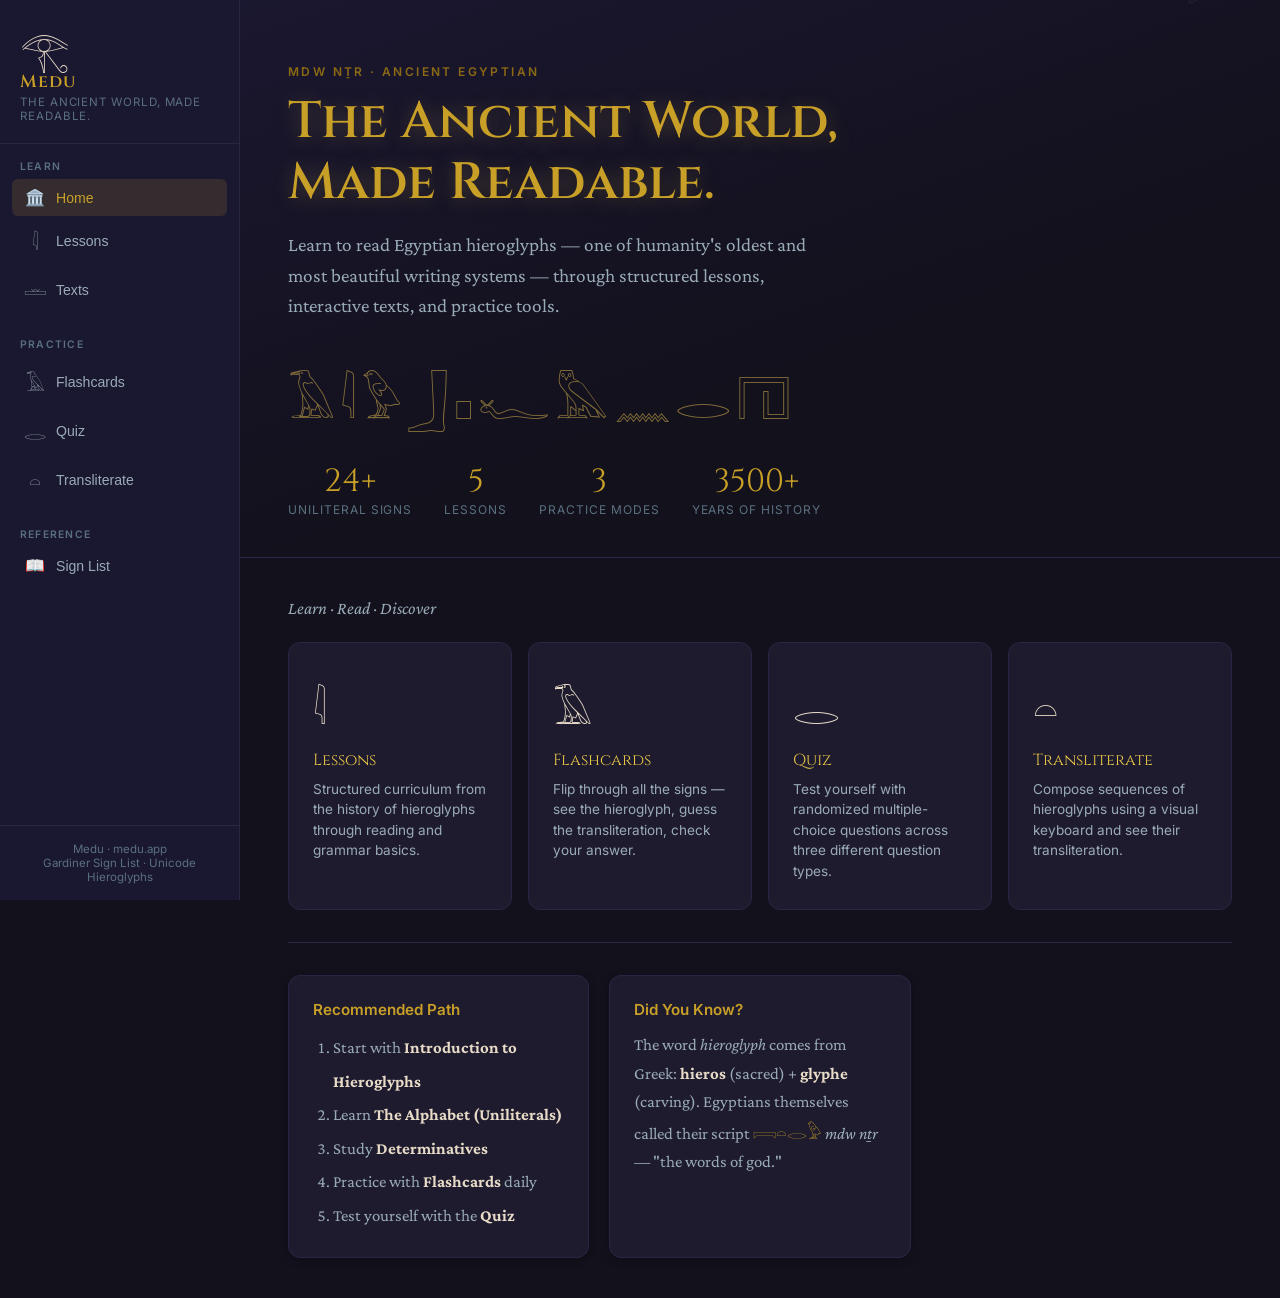
<file: index.html>
<!DOCTYPE html>
<html lang="en">
<head>
  <meta charset="UTF-8">
  <meta name="viewport" content="width=device-width, initial-scale=1.0">
  <title>Medu — The Ancient World, Made Readable</title>
  <link rel="preconnect" href="https://fonts.googleapis.com">
  <link rel="preconnect" href="https://fonts.gstatic.com" crossorigin>
  <link href="https://fonts.googleapis.com/css2?family=Cinzel:wght@400;600;700&family=Crimson+Pro:ital,wght@0,300;0,400;0,600;1,400&family=Inter:wght@300;400;500;600&family=Noto+Sans+Egyptian+Hieroglyphs&display=swap" rel="stylesheet">
  <link rel="stylesheet" href="css/styles.css">
</head>
<body>
<div class="app-wrapper">

  <!-- ── SIDEBAR ─────────────────────────────────────────────────────────── -->
  <aside class="sidebar">
    <div class="sidebar-logo">
      <span class="logo-glyph">𓂀</span>
      <h1>Medu</h1>
      <p>The ancient world, made readable.</p>
    </div>

    <nav class="nav-section">
      <div class="nav-label">Learn</div>
      <button class="nav-item" data-page="home">
        <span class="nav-emoji">🏛️</span>
        Home
      </button>
      <button class="nav-item" data-page="lessons">
        <span class="nav-icon">𓇋</span>
        Lessons
      </button>
      <button class="nav-item" data-page="texts">
        <span class="nav-icon">𓏛</span>
        Texts
      </button>
    </nav>

    <nav class="nav-section">
      <div class="nav-label">Practice</div>
      <button class="nav-item" data-page="flashcards">
        <span class="nav-icon">𓄿</span>
        Flashcards
      </button>
      <button class="nav-item" data-page="quiz">
        <span class="nav-icon">𓂋</span>
        Quiz
      </button>
      <button class="nav-item" data-page="translate">
        <span class="nav-icon">𓏏</span>
        Transliterate
      </button>
    </nav>

    <nav class="nav-section">
      <div class="nav-label">Reference</div>
      <button class="nav-item" data-page="reference">
        <span class="nav-emoji">📖</span>
        Sign List
      </button>
    </nav>

    <div class="sidebar-footer">
      Medu · medu.app<br>
      Gardiner Sign List · Unicode Hieroglyphs
    </div>
  </aside>

  <!-- ── MAIN CONTENT ────────────────────────────────────────────────────── -->
  <main class="main-content">

    <!-- HOME ─────────────────────────────────────────────────────────────── -->
    <div class="page" id="page-home">
      <div class="home-hero">
        <div class="hero-eyebrow">mdw nṯr · Ancient Egyptian</div>
        <h2 class="hero-title">The Ancient World,<br>Made Readable.</h2>
        <p class="hero-sub">
          Learn to read Egyptian hieroglyphs — one of humanity's oldest and most beautiful
          writing systems — through structured lessons, interactive texts, and practice tools.
        </p>
        <div class="hero-glyphs">𓄿𓇋𓅱𓃀𓊪𓆑𓅓𓈖𓂋𓉔</div>
        <div class="home-stats">
          <div class="stat-item"><div class="stat-num">24+</div><div class="stat-label">Uniliteral Signs</div></div>
          <div class="stat-item"><div class="stat-num">5</div><div class="stat-label">Lessons</div></div>
          <div class="stat-item"><div class="stat-num">3</div><div class="stat-label">Practice Modes</div></div>
          <div class="stat-item"><div class="stat-num">3500+</div><div class="stat-label">Years of History</div></div>
        </div>
      </div>

      <div class="home-features">
        <div class="features-heading">Learn · Read · Discover</div>
        <div class="feature-cards">
          <div class="feature-card" onclick="App.navigate('lessons')">
            <span class="feature-icon">𓇋</span>
            <div class="feature-title">Lessons</div>
            <p class="feature-desc">Structured curriculum from the history of hieroglyphs through reading and grammar basics.</p>
          </div>
          <div class="feature-card" onclick="App.navigate('flashcards')">
            <span class="feature-icon">𓄿</span>
            <div class="feature-title">Flashcards</div>
            <p class="feature-desc">Flip through all the signs — see the hieroglyph, guess the transliteration, check your answer.</p>
          </div>
          <div class="feature-card" onclick="App.navigate('quiz')">
            <span class="feature-icon">𓂋</span>
            <div class="feature-title">Quiz</div>
            <p class="feature-desc">Test yourself with randomized multiple-choice questions across three different question types.</p>
          </div>
          <div class="feature-card" onclick="App.navigate('translate')">
            <span class="feature-icon">𓏏</span>
            <div class="feature-title">Transliterate</div>
            <p class="feature-desc">Compose sequences of hieroglyphs using a visual keyboard and see their transliteration.</p>
          </div>
        </div>

        <hr class="divider">

        <div class="card-grid card-grid-2">
          <div class="card">
            <h4 style="color:var(--gold);margin-bottom:12px;font-size:0.95rem">Recommended Path</h4>
            <ol style="padding-left:20px;color:var(--text-muted);font-family:'Crimson Pro',serif;font-size:1.05rem;line-height:2">
              <li>Start with <strong style="color:var(--text-main)">Introduction to Hieroglyphs</strong></li>
              <li>Learn <strong style="color:var(--text-main)">The Alphabet (Uniliterals)</strong></li>
              <li>Study <strong style="color:var(--text-main)">Determinatives</strong></li>
              <li>Practice with <strong style="color:var(--text-main)">Flashcards</strong> daily</li>
              <li>Test yourself with the <strong style="color:var(--text-main)">Quiz</strong></li>
            </ol>
          </div>
          <div class="card">
            <h4 style="color:var(--gold);margin-bottom:12px;font-size:0.95rem">Did You Know?</h4>
            <p class="font-serif" style="color:var(--text-muted);font-size:1.05rem;line-height:1.7">
              The word <em>hieroglyph</em> comes from Greek: <strong style="color:var(--text-main)">hieros</strong> (sacred)
              + <strong style="color:var(--text-main)">glyphe</strong> (carving). Egyptians themselves called their
              script <span style="font-family:'Noto Sans Egyptian Hieroglyphs',serif;color:var(--gold)">𓇯𓏏𓂋𓅱</span>
              <em>mdw nṯr</em> — "the words of god."
            </p>
          </div>
        </div>
      </div>
    </div>

    <!-- LESSONS ──────────────────────────────────────────────────────────── -->
    <div class="page" id="page-lessons">
      <div class="page-header">
        <div class="breadcrumb">Learn</div>
        <h2>Lessons</h2>
        <p>Structured curriculum covering the history, signs, and grammar of ancient Egyptian hieroglyphs</p>
      </div>
      <div class="page-body">
        <div id="lessons-list-wrapper">
          <div id="lessons-list" class="lesson-list"></div>
        </div>
        <div id="lesson-detail" class="hidden"></div>
      </div>
    </div>

    <!-- FLASHCARDS ───────────────────────────────────────────────────────── -->
    <div class="page" id="page-flashcards">
      <div class="page-header">
        <div class="breadcrumb">Practice</div>
        <h2>Flashcards</h2>
        <p>Click a card to flip it and reveal the transliteration and description</p>
      </div>
      <div class="page-body">
        <!-- Filter controls -->
        <div class="flashcard-controls">
          <div class="filter-group">
            <button class="filter-btn active" data-filter="all"
                    onclick="FlashcardsModule.setFilter('all')">All Signs</button>
            <button class="filter-btn" data-filter="uniliteral"
                    onclick="FlashcardsModule.setFilter('uniliteral')">Uniliterals</button>
            <button class="filter-btn" data-filter="biliteral"
                    onclick="FlashcardsModule.setFilter('biliteral')">Biliterals</button>
            <button class="filter-btn" data-filter="determinative"
                    onclick="FlashcardsModule.setFilter('determinative')">Determinatives</button>
          </div>
          <button class="btn btn-secondary" style="margin-left:auto" onclick="FlashcardsModule.shuffle()">
            ⇄ Shuffle
          </button>
        </div>

        <!-- Card stage -->
        <div class="flashcard-stage">
          <div class="flashcard-counter" id="fc-counter">1 / 1</div>

          <div class="flip-card" id="fc-card" onclick="FlashcardsModule.flip()">
            <div class="flip-card-inner">
              <!-- Front -->
              <div class="flip-face flip-front">
                <div class="flip-front card-glyph glyph-display" id="fc-front-glyph">𓄿</div>
                <div class="flip-front card-hint">Click to reveal →</div>
              </div>
              <!-- Back -->
              <div class="flip-face flip-back">
                <div class="card-transliteration" id="fc-back-translit">ȝ</div>
                <div class="card-pronunciation"   id="fc-back-pronun"></div>
                <div class="card-name"             id="fc-back-name"></div>
                <div class="card-desc"             id="fc-back-desc"></div>
                <div class="card-mnemonic"         id="fc-back-mnemonic"></div>
              </div>
            </div>
          </div>

          <!-- Navigation -->
          <div class="flashcard-nav">
            <button class="btn btn-secondary" id="fc-prev" onclick="FlashcardsModule.prev()">← Prev</button>
            <div class="fc-progress">
              <div class="fc-progress-bar" id="fc-progress-bar" style="width:4%"></div>
            </div>
            <button class="btn btn-secondary" id="fc-next" onclick="FlashcardsModule.next()">Next →</button>
          </div>

          <p class="text-small text-muted">
            Tip: Use the filter above to focus on a specific sign category
          </p>
        </div>
      </div>
    </div>

    <!-- QUIZ ─────────────────────────────────────────────────────────────── -->
    <div class="page" id="page-quiz">
      <div class="page-header">
        <div class="breadcrumb">Practice</div>
        <h2>Quiz</h2>
        <p>Test your knowledge of hieroglyphic signs with randomized questions</p>
      </div>
      <div class="page-body">
        <div id="quiz-wrapper"></div>
      </div>
    </div>

    <!-- TRANSLITERATE ────────────────────────────────────────────────────── -->
    <div class="page" id="page-translate">
      <div class="page-header">
        <div class="breadcrumb">Practice</div>
        <h2>Transliteration Tool</h2>
        <p>Compose a sequence of hieroglyphs using the keyboard below and see its transliteration</p>
      </div>
      <div class="page-body">
        <div class="translate-layout">
          <!-- Left: display panels -->
          <div>
            <div class="translate-panel" style="margin-bottom:16px">
              <div class="translate-panel-header">Hieroglyphs</div>
              <div class="translate-display" id="tr-glyph-display">
                <span style="color:var(--text-dim);font-family:'Crimson Pro',serif;font-size:1.2rem;font-style:italic">
                  Select signs below…
                </span>
              </div>
              <div class="translate-actions">
                <button class="btn btn-secondary" style="font-size:0.78rem" onclick="TranslateModule.deleteLast()">⌫ Delete</button>
                <button class="btn btn-secondary" style="font-size:0.78rem" onclick="TranslateModule.clearAll()">Clear All</button>
              </div>
            </div>

            <div class="translate-panel">
              <div class="translate-panel-header">Transliteration</div>
              <div class="translate-transliteration" id="tr-translit-display"
                   style="color:var(--text-dim);font-size:1.4rem;font-style:italic">
              </div>
              <div class="translate-actions">
                <button id="tr-copy-btn" class="btn btn-secondary" style="font-size:0.78rem"
                        onclick="TranslateModule.copyTranslit()">
                  Copy Transliteration
                </button>
              </div>
            </div>

            <div id="tr-info-panel" style="margin-top:16px;background:var(--dark-card);border:1px solid var(--dark-border);border-radius:var(--radius)">
              <div style="text-align:center;color:var(--text-dim);padding:32px 16px;font-family:'Crimson Pro',serif;font-size:1.05rem;font-style:italic">
                Click hieroglyphs below to compose a sequence
              </div>
            </div>
          </div>

          <!-- Right: scrollable keyboard -->
          <div>
            <div class="translate-keyboard" id="tr-keyboard"></div>
          </div>
        </div>
      </div>
    </div>

    <!-- TEXTS ────────────────────────────────────────────────────────────── -->
    <div class="page" id="page-texts">
      <div class="page-header">
        <div class="breadcrumb">Learn</div>
        <h2>Ancient Texts</h2>
        <p>Read hieroglyphic literature word by word — hover for transliteration, click for full grammar</p>
      </div>
      <div class="page-body">
        <div id="reader-list-wrapper">
          <div id="reader-text-list"></div>
        </div>
        <div id="reader-view" class="hidden"></div>
      </div>
    </div>

    <!-- SIGN LIST REFERENCE ──────────────────────────────────────────────── -->
    <div class="page" id="page-reference">
      <div class="page-header">
        <div class="breadcrumb">Reference</div>
        <h2>Sign List</h2>
        <p>Complete reference of all hieroglyphic signs in this curriculum</p>
      </div>
      <div class="page-body" id="reference-body">
        <!-- Rendered by inline script below -->
      </div>
    </div>

  </main>
</div>

<!-- ── SCRIPTS ──────────────────────────────────────────────────────────────── -->
<script src="js/data.js"></script>
<script src="js/gardiner-unicode.js"></script>
<script src="js/hieroglyph-render.js"></script>
<script src="js/texts.js"></script>
<script src="js/lessons.js"></script>
<script src="js/flashcards.js"></script>
<script src="js/quiz.js"></script>
<script src="js/translate.js"></script>
<script src="js/reader.js"></script>
<script src="js/app.js"></script>

<!-- Render the reference sign list inline -->
<script>
(function renderReference() {
  document.addEventListener('DOMContentLoaded', function() {
    const body = document.getElementById('reference-body');
    if (!body) return;

    function section(title, signs, extraCols) {
      return `
        <h3 style="font-family:'Cinzel',serif;color:var(--gold);font-size:1.1rem;margin-bottom:16px">${title}</h3>
        <div style="overflow-x:auto;margin-bottom:40px">
          <table style="width:100%;border-collapse:collapse;font-size:0.88rem">
            <thead>
              <tr style="border-bottom:2px solid var(--dark-border);text-align:left">
                <th style="padding:8px 16px 8px 0;color:var(--text-dim);font-weight:600;white-space:nowrap">Gardiner</th>
                <th style="padding:8px 16px;color:var(--text-dim);font-weight:600">Sign</th>
                <th style="padding:8px 16px;color:var(--text-dim);font-weight:600">Transliteration</th>
                <th style="padding:8px 16px;color:var(--text-dim);font-weight:600">Name</th>
                <th style="padding:8px 16px;color:var(--text-dim);font-weight:600">Pronunciation</th>
                ${extraCols ? `<th style="padding:8px 16px;color:var(--text-dim);font-weight:600">Notes</th>` : ''}
              </tr>
            </thead>
            <tbody>
              ${signs.map((s, i) => `
                <tr style="border-bottom:1px solid var(--dark-border);${i % 2 === 0 ? '' : 'background:rgba(255,255,255,0.01)'}">
                  <td style="padding:10px 16px 10px 0;color:var(--text-dim);font-family:monospace;white-space:nowrap">${s.gardiner}</td>
                  <td style="padding:10px 16px;font-family:'Noto Sans Egyptian Hieroglyphs',serif;font-size:2rem;color:var(--gold-light)">${s.unicode}</td>
                  <td style="padding:10px 16px;font-family:'Cinzel',serif;font-size:1.1rem;color:var(--gold)">${s.transliteration}</td>
                  <td style="padding:10px 16px;color:var(--text-main)">${s.name}</td>
                  <td style="padding:10px 16px;color:var(--text-muted);font-style:italic;font-family:'Crimson Pro',serif">${s.pronunciation}</td>
                  ${extraCols ? `<td style="padding:10px 16px;color:var(--text-dim);font-family:'Crimson Pro',serif;font-size:0.92rem">${s.description.substring(0,80)}…</td>` : ''}
                </tr>
              `).join('')}
            </tbody>
          </table>
        </div>`;
    }

    body.innerHTML =
      section('Uniliteral Signs — The Hieroglyphic Alphabet', HIEROGLYPHS.uniliterals, true) +
      section('Common Biliteral Signs', HIEROGLYPHS.biliterals, true) +
      section('Determinatives (Silent Classifiers)', HIEROGLYPHS.determinatives, true) +
      `<hr class="divider">
       <h3 style="font-family:'Cinzel',serif;color:var(--gold);font-size:1.1rem;margin-bottom:16px">Vocabulary</h3>
       <div class="card-grid card-grid-2">
         ${HIEROGLYPHS.vocabulary.map(w => `
           <div class="card">
             <div style="font-family:'Noto Sans Egyptian Hieroglyphs',serif;font-size:2.5rem;color:var(--gold-light);margin-bottom:8px">${w.hieroglyphs}</div>
             <div style="font-family:'Cinzel',serif;color:var(--gold);font-size:1rem;margin-bottom:4px">${w.transliteration}</div>
             <div style="font-weight:600;color:var(--text-main);margin-bottom:8px">${w.english}</div>
             <div style="font-size:0.82rem;color:var(--text-dim);font-family:'Crimson Pro',serif;line-height:1.5">${w.notes}</div>
             <div style="margin-top:8px"><span class="badge badge-lapis">${w.category}</span></div>
           </div>
         `).join('')}
       </div>`;
  });
})();
</script>

</body>
</html>
</file>
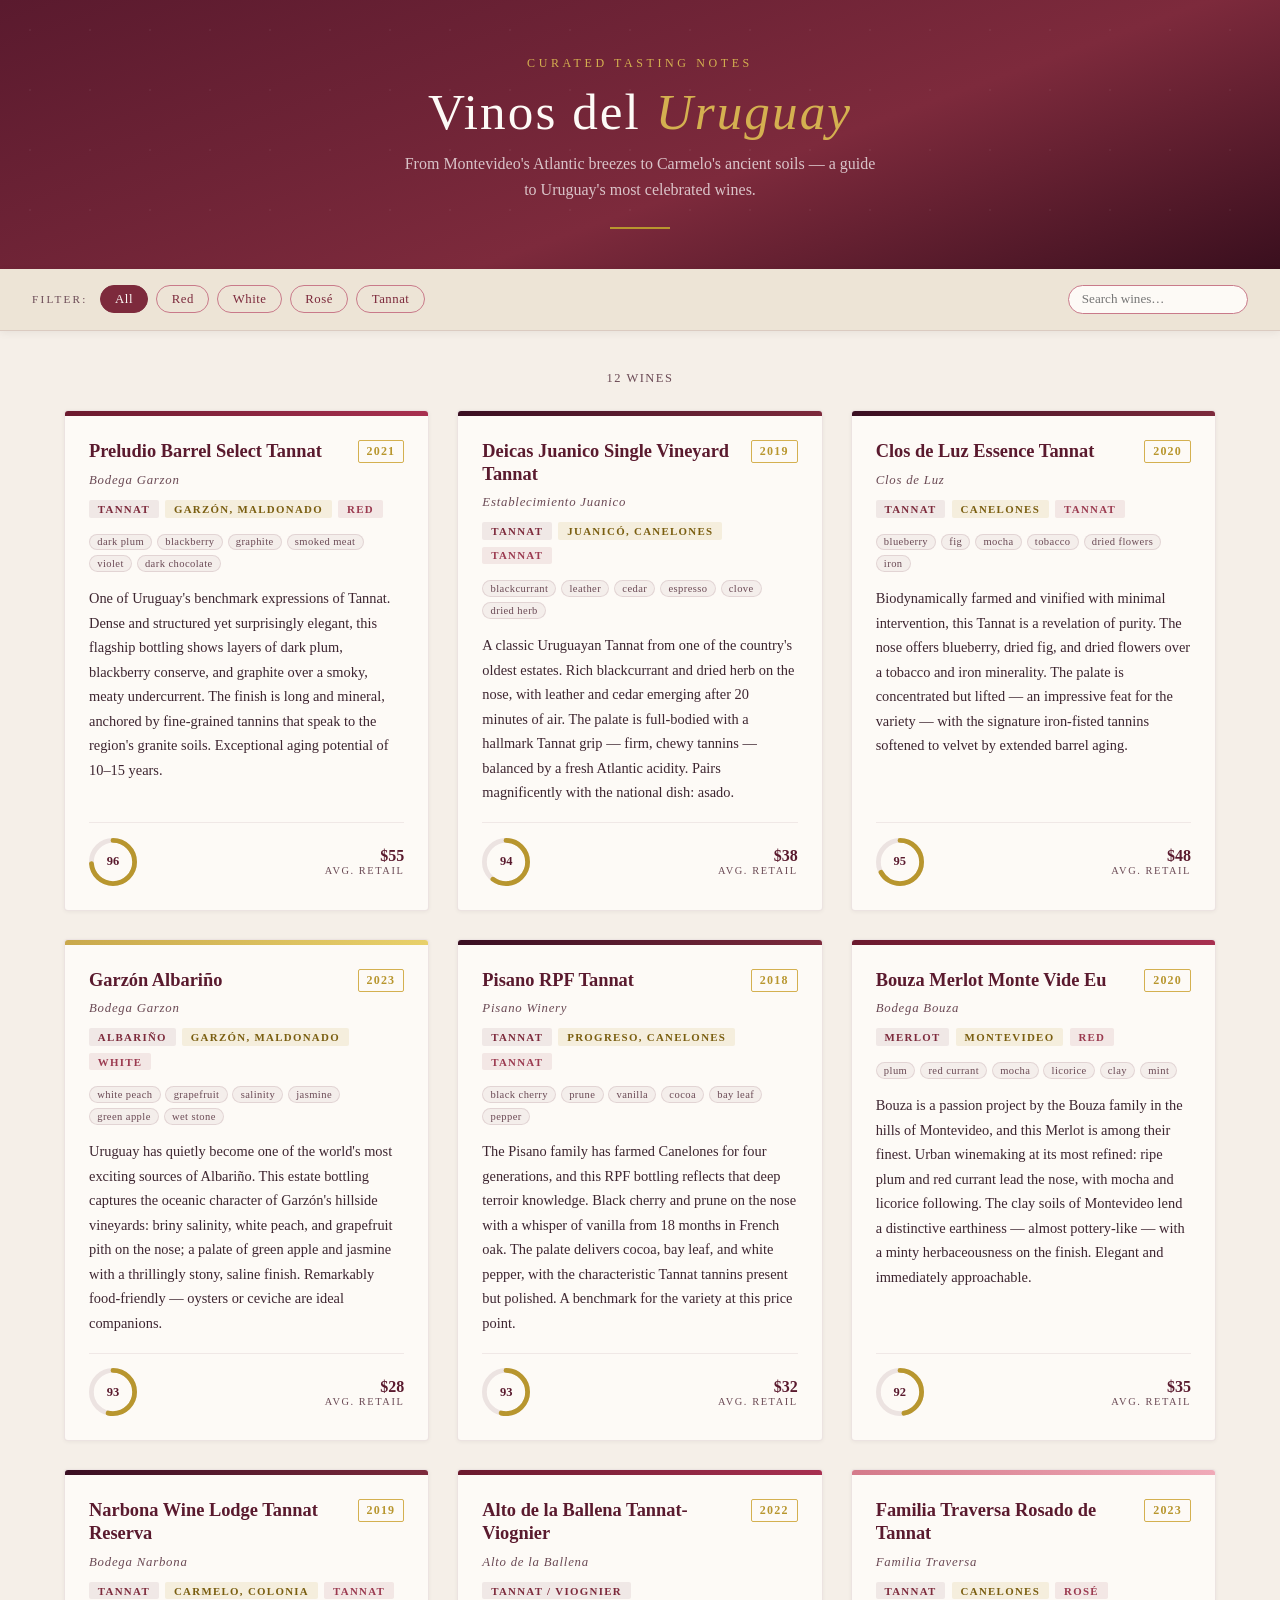
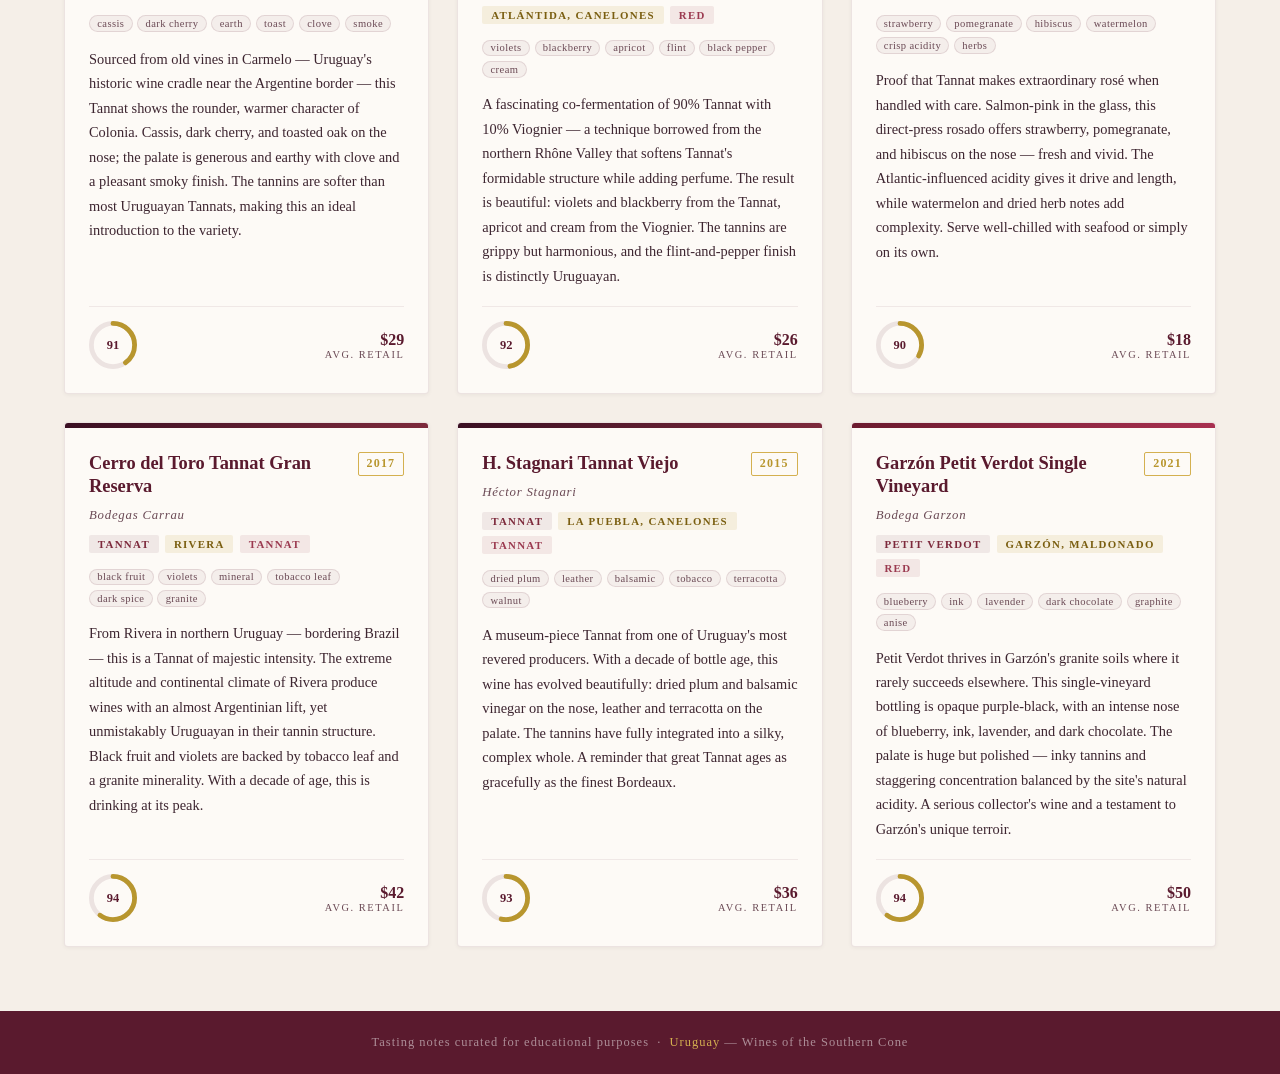
<file: uruguay-wines.html>
<!DOCTYPE html>
<html lang="en">
<head>
  <meta charset="UTF-8" />
  <meta name="viewport" content="width=device-width, initial-scale=1.0" />
  <title>Vinos del Uruguay — Notable Uruguayan Wines</title>
  <style>
    :root {
      --burgundy: #5a1a2e;
      --deep-red: #7d2a3c;
      --wine: #9b3a50;
      --blush: #c97a8a;
      --cream: #f5efe8;
      --parchment: #ede4d6;
      --gold: #b8962e;
      --gold-light: #d4b050;
      --text: #2a1a20;
      --text-muted: #6b4a55;
      --white: #fdfaf6;
    }

    * {
      margin: 0;
      padding: 0;
      box-sizing: border-box;
    }

    body {
      font-family: 'Georgia', 'Times New Roman', serif;
      background-color: var(--cream);
      color: var(--text);
      min-height: 100vh;
    }

    /* ── Header ── */
    header {
      background: linear-gradient(160deg, var(--burgundy) 0%, var(--deep-red) 60%, #3a0f1e 100%);
      color: var(--white);
      text-align: center;
      padding: 3.5rem 2rem 2.5rem;
      position: relative;
      overflow: hidden;
    }

    header::before {
      content: '';
      position: absolute;
      inset: 0;
      background: url("data:image/svg+xml,%3Csvg xmlns='http://www.w3.org/2000/svg' width='60' height='60'%3E%3Ccircle cx='30' cy='30' r='1' fill='rgba(255,255,255,0.06)'/%3E%3C/svg%3E") repeat;
      pointer-events: none;
    }

    header .eyebrow {
      font-size: 0.75rem;
      letter-spacing: 0.3em;
      text-transform: uppercase;
      color: var(--gold-light);
      margin-bottom: 0.75rem;
    }

    header h1 {
      font-size: clamp(2rem, 5vw, 3.2rem);
      font-weight: 400;
      letter-spacing: 0.04em;
      line-height: 1.15;
      margin-bottom: 0.6rem;
    }

    header h1 em {
      font-style: italic;
      color: var(--gold-light);
    }

    header p.subtitle {
      font-size: 1rem;
      color: rgba(255,255,255,0.72);
      max-width: 480px;
      margin: 0 auto 1.5rem;
      line-height: 1.6;
    }

    .header-rule {
      width: 60px;
      height: 2px;
      background: var(--gold);
      margin: 0 auto;
    }

    /* ── Filter bar ── */
    .filter-bar {
      background: var(--parchment);
      border-bottom: 1px solid rgba(90,26,46,0.12);
      padding: 1rem 2rem;
      display: flex;
      flex-wrap: wrap;
      gap: 0.5rem;
      justify-content: center;
      align-items: center;
      position: sticky;
      top: 0;
      z-index: 100;
      box-shadow: 0 2px 8px rgba(0,0,0,0.06);
    }

    .filter-label {
      font-size: 0.7rem;
      letter-spacing: 0.2em;
      text-transform: uppercase;
      color: var(--text-muted);
      margin-right: 0.25rem;
    }

    .filter-btn {
      border: 1.5px solid var(--blush);
      background: transparent;
      color: var(--deep-red);
      font-family: inherit;
      font-size: 0.8rem;
      padding: 0.35rem 0.9rem;
      border-radius: 2rem;
      cursor: pointer;
      transition: all 0.2s;
      letter-spacing: 0.04em;
    }

    .filter-btn:hover,
    .filter-btn.active {
      background: var(--deep-red);
      border-color: var(--deep-red);
      color: var(--white);
    }

    /* ── Search ── */
    .search-wrap {
      display: flex;
      align-items: center;
      gap: 0.4rem;
      margin-left: auto;
    }

    #search {
      border: 1.5px solid var(--blush);
      background: var(--white);
      color: var(--text);
      font-family: inherit;
      font-size: 0.82rem;
      padding: 0.35rem 0.8rem;
      border-radius: 2rem;
      width: 180px;
      outline: none;
      transition: border-color 0.2s;
    }

    #search:focus {
      border-color: var(--deep-red);
    }

    /* ── Main grid ── */
    main {
      max-width: 1200px;
      margin: 0 auto;
      padding: 2.5rem 1.5rem 4rem;
    }

    .results-count {
      font-size: 0.78rem;
      letter-spacing: 0.12em;
      text-transform: uppercase;
      color: var(--text-muted);
      margin-bottom: 1.5rem;
      text-align: center;
    }

    .wine-grid {
      display: grid;
      grid-template-columns: repeat(auto-fill, minmax(320px, 1fr));
      gap: 1.75rem;
    }

    /* ── Wine card ── */
    .wine-card {
      background: var(--white);
      border: 1px solid rgba(90,26,46,0.1);
      border-radius: 4px;
      overflow: hidden;
      display: flex;
      flex-direction: column;
      transition: transform 0.2s, box-shadow 0.2s;
      box-shadow: 0 1px 4px rgba(0,0,0,0.05);
    }

    .wine-card:hover {
      transform: translateY(-3px);
      box-shadow: 0 8px 24px rgba(90,26,46,0.12);
    }

    .card-color-bar {
      height: 5px;
    }

    .wine-card.red    .card-color-bar { background: linear-gradient(90deg, #6b1a2e, #a83050); }
    .wine-card.white  .card-color-bar { background: linear-gradient(90deg, #c9a84c, #e8d06a); }
    .wine-card.rosé   .card-color-bar { background: linear-gradient(90deg, #d47a8a, #f0aab8); }
    .wine-card.tannat .card-color-bar { background: linear-gradient(90deg, #3a0f22, #7d2a3c); }

    .card-body {
      padding: 1.5rem;
      flex: 1;
      display: flex;
      flex-direction: column;
    }

    .card-header {
      display: flex;
      justify-content: space-between;
      align-items: flex-start;
      margin-bottom: 0.6rem;
    }

    .wine-name {
      font-size: 1.15rem;
      font-weight: 700;
      color: var(--burgundy);
      line-height: 1.25;
      flex: 1;
    }

    .wine-vintage {
      font-size: 0.75rem;
      letter-spacing: 0.1em;
      color: var(--gold);
      font-weight: 700;
      margin-left: 0.75rem;
      padding: 0.2rem 0.5rem;
      border: 1px solid var(--gold-light);
      border-radius: 2px;
      white-space: nowrap;
      flex-shrink: 0;
    }

    .wine-producer {
      font-size: 0.8rem;
      color: var(--text-muted);
      letter-spacing: 0.06em;
      margin-bottom: 0.75rem;
      font-style: italic;
    }

    .wine-meta {
      display: flex;
      flex-wrap: wrap;
      gap: 0.4rem;
      margin-bottom: 1rem;
    }

    .tag {
      font-size: 0.68rem;
      letter-spacing: 0.12em;
      text-transform: uppercase;
      padding: 0.18rem 0.55rem;
      border-radius: 2px;
      font-weight: 600;
    }

    .tag-variety { background: rgba(90,26,46,0.08); color: var(--deep-red); }
    .tag-region  { background: rgba(184,150,46,0.12); color: #7a5e10; }
    .tag-type    { background: rgba(155,58,80,0.1); color: var(--wine); }

    .wine-notes {
      font-size: 0.9rem;
      line-height: 1.7;
      color: #3d2530;
      flex: 1;
      margin-bottom: 1.1rem;
    }

    /* ── Score ring ── */
    .card-footer {
      display: flex;
      align-items: center;
      justify-content: space-between;
      padding-top: 0.9rem;
      border-top: 1px solid rgba(90,26,46,0.08);
    }

    .score-ring {
      width: 48px;
      height: 48px;
      position: relative;
    }

    .score-ring svg {
      transform: rotate(-90deg);
    }

    .score-ring .ring-bg {
      fill: none;
      stroke: rgba(90,26,46,0.1);
      stroke-width: 4;
    }

    .score-ring .ring-fill {
      fill: none;
      stroke: var(--gold);
      stroke-width: 4;
      stroke-linecap: round;
      transition: stroke-dashoffset 1s ease;
    }

    .score-number {
      position: absolute;
      inset: 0;
      display: flex;
      align-items: center;
      justify-content: center;
      font-size: 0.78rem;
      font-weight: 700;
      color: var(--burgundy);
    }

    .price-pair {
      text-align: right;
    }

    .price {
      font-size: 1rem;
      font-weight: 700;
      color: var(--burgundy);
    }

    .price-label {
      font-size: 0.65rem;
      letter-spacing: 0.15em;
      text-transform: uppercase;
      color: var(--text-muted);
    }

    /* ── Flavor wheel chips ── */
    .flavor-chips {
      display: flex;
      flex-wrap: wrap;
      gap: 0.3rem;
      margin-bottom: 0.9rem;
    }

    .flavor-chip {
      font-size: 0.66rem;
      background: rgba(90,26,46,0.05);
      border: 1px solid rgba(90,26,46,0.12);
      color: var(--text-muted);
      padding: 0.12rem 0.45rem;
      border-radius: 1rem;
      letter-spacing: 0.04em;
    }

    /* ── No results ── */
    .no-results {
      text-align: center;
      padding: 4rem 2rem;
      color: var(--text-muted);
      font-style: italic;
    }

    /* ── Footer ── */
    footer {
      background: var(--burgundy);
      color: rgba(255,255,255,0.5);
      text-align: center;
      padding: 1.5rem 2rem;
      font-size: 0.78rem;
      letter-spacing: 0.08em;
    }

    footer span {
      color: var(--gold-light);
    }

    /* ── Responsive ── */
    @media (max-width: 600px) {
      .filter-bar { gap: 0.35rem; }
      .search-wrap { margin-left: 0; width: 100%; }
      #search { width: 100%; }
      .wine-grid { grid-template-columns: 1fr; }
    }
  </style>
</head>
<body>

<header>
  <p class="eyebrow">Curated Tasting Notes</p>
  <h1>Vinos del <em>Uruguay</em></h1>
  <p class="subtitle">From Montevideo's Atlantic breezes to Carmelo's ancient soils — a guide to Uruguay's most celebrated wines.</p>
  <div class="header-rule"></div>
</header>

<div class="filter-bar">
  <span class="filter-label">Filter:</span>
  <button class="filter-btn active" data-filter="all">All</button>
  <button class="filter-btn" data-filter="red">Red</button>
  <button class="filter-btn" data-filter="white">White</button>
  <button class="filter-btn" data-filter="rosé">Rosé</button>
  <button class="filter-btn" data-filter="tannat">Tannat</button>
  <div class="search-wrap">
    <input type="search" id="search" placeholder="Search wines…" />
  </div>
</div>

<main>
  <p class="results-count" id="results-count"></p>
  <div class="wine-grid" id="wine-grid"></div>
  <p class="no-results" id="no-results" style="display:none;">No wines match your search.</p>
</main>

<footer>
  Tasting notes curated for educational purposes &nbsp;·&nbsp; <span>Uruguay</span> — Wines of the Southern Cone
</footer>

<script>
const wines = [
  {
    name: "Preludio Barrel Select Tannat",
    producer: "Bodega Garzon",
    vintage: 2021,
    variety: "Tannat",
    region: "Garzón, Maldonado",
    type: "red",
    score: 96,
    price: "$55",
    flavors: ["dark plum", "blackberry", "graphite", "smoked meat", "violet", "dark chocolate"],
    notes: "One of Uruguay's benchmark expressions of Tannat. Dense and structured yet surprisingly elegant, this flagship bottling shows layers of dark plum, blackberry conserve, and graphite over a smoky, meaty undercurrent. The finish is long and mineral, anchored by fine-grained tannins that speak to the region's granite soils. Exceptional aging potential of 10–15 years."
  },
  {
    name: "Deicas Juanico Single Vineyard Tannat",
    producer: "Establecimiento Juanico",
    vintage: 2019,
    variety: "Tannat",
    region: "Juanicó, Canelones",
    type: "tannat",
    score: 94,
    price: "$38",
    flavors: ["blackcurrant", "leather", "cedar", "espresso", "clove", "dried herb"],
    notes: "A classic Uruguayan Tannat from one of the country's oldest estates. Rich blackcurrant and dried herb on the nose, with leather and cedar emerging after 20 minutes of air. The palate is full-bodied with a hallmark Tannat grip — firm, chewy tannins — balanced by a fresh Atlantic acidity. Pairs magnificently with the national dish: asado."
  },
  {
    name: "Clos de Luz Essence Tannat",
    producer: "Clos de Luz",
    vintage: 2020,
    variety: "Tannat",
    region: "Canelones",
    type: "tannat",
    score: 95,
    price: "$48",
    flavors: ["blueberry", "fig", "mocha", "tobacco", "dried flowers", "iron"],
    notes: "Biodynamically farmed and vinified with minimal intervention, this Tannat is a revelation of purity. The nose offers blueberry, dried fig, and dried flowers over a tobacco and iron minerality. The palate is concentrated but lifted — an impressive feat for the variety — with the signature iron-fisted tannins softened to velvet by extended barrel aging."
  },
  {
    name: "Garzón Albariño",
    producer: "Bodega Garzon",
    vintage: 2023,
    variety: "Albariño",
    region: "Garzón, Maldonado",
    type: "white",
    score: 93,
    price: "$28",
    flavors: ["white peach", "grapefruit", "salinity", "jasmine", "green apple", "wet stone"],
    notes: "Uruguay has quietly become one of the world's most exciting sources of Albariño. This estate bottling captures the oceanic character of Garzón's hillside vineyards: briny salinity, white peach, and grapefruit pith on the nose; a palate of green apple and jasmine with a thrillingly stony, saline finish. Remarkably food-friendly — oysters or ceviche are ideal companions."
  },
  {
    name: "Pisano RPF Tannat",
    producer: "Pisano Winery",
    vintage: 2018,
    variety: "Tannat",
    region: "Progreso, Canelones",
    type: "tannat",
    score: 93,
    price: "$32",
    flavors: ["black cherry", "prune", "vanilla", "cocoa", "bay leaf", "pepper"],
    notes: "The Pisano family has farmed Canelones for four generations, and this RPF bottling reflects that deep terroir knowledge. Black cherry and prune on the nose with a whisper of vanilla from 18 months in French oak. The palate delivers cocoa, bay leaf, and white pepper, with the characteristic Tannat tannins present but polished. A benchmark for the variety at this price point."
  },
  {
    name: "Bouza Merlot Monte Vide Eu",
    producer: "Bodega Bouza",
    vintage: 2020,
    variety: "Merlot",
    region: "Montevideo",
    type: "red",
    score: 92,
    price: "$35",
    flavors: ["plum", "red currant", "mocha", "licorice", "clay", "mint"],
    notes: "Bouza is a passion project by the Bouza family in the hills of Montevideo, and this Merlot is among their finest. Urban winemaking at its most refined: ripe plum and red currant lead the nose, with mocha and licorice following. The clay soils of Montevideo lend a distinctive earthiness — almost pottery-like — with a minty herbaceousness on the finish. Elegant and immediately approachable."
  },
  {
    name: "Narbona Wine Lodge Tannat Reserva",
    producer: "Bodega Narbona",
    vintage: 2019,
    variety: "Tannat",
    region: "Carmelo, Colonia",
    type: "tannat",
    score: 91,
    price: "$29",
    flavors: ["cassis", "dark cherry", "earth", "toast", "clove", "smoke"],
    notes: "Sourced from old vines in Carmelo — Uruguay's historic wine cradle near the Argentine border — this Tannat shows the rounder, warmer character of Colonia. Cassis, dark cherry, and toasted oak on the nose; the palate is generous and earthy with clove and a pleasant smoky finish. The tannins are softer than most Uruguayan Tannats, making this an ideal introduction to the variety."
  },
  {
    name: "Alto de la Ballena Tannat-Viognier",
    producer: "Alto de la Ballena",
    vintage: 2022,
    variety: "Tannat / Viognier",
    region: "Atlántida, Canelones",
    type: "red",
    score: 92,
    price: "$26",
    flavors: ["violets", "blackberry", "apricot", "flint", "black pepper", "cream"],
    notes: "A fascinating co-fermentation of 90% Tannat with 10% Viognier — a technique borrowed from the northern Rhône Valley that softens Tannat's formidable structure while adding perfume. The result is beautiful: violets and blackberry from the Tannat, apricot and cream from the Viognier. The tannins are grippy but harmonious, and the flint-and-pepper finish is distinctly Uruguayan."
  },
  {
    name: "Familia Traversa Rosado de Tannat",
    producer: "Familia Traversa",
    vintage: 2023,
    variety: "Tannat",
    region: "Canelones",
    type: "rosé",
    score: 90,
    price: "$18",
    flavors: ["strawberry", "pomegranate", "hibiscus", "watermelon", "crisp acidity", "herbs"],
    notes: "Proof that Tannat makes extraordinary rosé when handled with care. Salmon-pink in the glass, this direct-press rosado offers strawberry, pomegranate, and hibiscus on the nose — fresh and vivid. The Atlantic-influenced acidity gives it drive and length, while watermelon and dried herb notes add complexity. Serve well-chilled with seafood or simply on its own."
  },
  {
    name: "Cerro del Toro Tannat Gran Reserva",
    producer: "Bodegas Carrau",
    vintage: 2017,
    variety: "Tannat",
    region: "Rivera",
    type: "tannat",
    score: 94,
    price: "$42",
    flavors: ["black fruit", "violets", "mineral", "tobacco leaf", "dark spice", "granite"],
    notes: "From Rivera in northern Uruguay — bordering Brazil — this is a Tannat of majestic intensity. The extreme altitude and continental climate of Rivera produce wines with an almost Argentinian lift, yet unmistakably Uruguayan in their tannin structure. Black fruit and violets are backed by tobacco leaf and a granite minerality. With a decade of age, this is drinking at its peak."
  },
  {
    name: "H. Stagnari Tannat Viejo",
    producer: "Héctor Stagnari",
    vintage: 2015,
    variety: "Tannat",
    region: "La Puebla, Canelones",
    type: "tannat",
    score: 93,
    price: "$36",
    flavors: ["dried plum", "leather", "balsamic", "tobacco", "terracotta", "walnut"],
    notes: "A museum-piece Tannat from one of Uruguay's most revered producers. With a decade of bottle age, this wine has evolved beautifully: dried plum and balsamic vinegar on the nose, leather and terracotta on the palate. The tannins have fully integrated into a silky, complex whole. A reminder that great Tannat ages as gracefully as the finest Bordeaux."
  },
  {
    name: "Garzón Petit Verdot Single Vineyard",
    producer: "Bodega Garzon",
    vintage: 2021,
    variety: "Petit Verdot",
    region: "Garzón, Maldonado",
    type: "red",
    score: 94,
    price: "$50",
    flavors: ["blueberry", "ink", "lavender", "dark chocolate", "graphite", "anise"],
    notes: "Petit Verdot thrives in Garzón's granite soils where it rarely succeeds elsewhere. This single-vineyard bottling is opaque purple-black, with an intense nose of blueberry, ink, lavender, and dark chocolate. The palate is huge but polished — inky tannins and staggering concentration balanced by the site's natural acidity. A serious collector's wine and a testament to Garzón's unique terroir."
  }
];

function buildCard(wine) {
  const circumference = 2 * Math.PI * 18;
  const pct = (wine.score - 85) / 15;
  const offset = circumference * (1 - pct);

  return `
    <div class="wine-card ${wine.type}" data-type="${wine.type}" data-name="${wine.name.toLowerCase()}" data-producer="${wine.producer.toLowerCase()}" data-variety="${wine.variety.toLowerCase()}">
      <div class="card-color-bar"></div>
      <div class="card-body">
        <div class="card-header">
          <h2 class="wine-name">${wine.name}</h2>
          <span class="wine-vintage">${wine.vintage}</span>
        </div>
        <p class="wine-producer">${wine.producer}</p>
        <div class="wine-meta">
          <span class="tag tag-variety">${wine.variety}</span>
          <span class="tag tag-region">${wine.region}</span>
          <span class="tag tag-type">${wine.type.charAt(0).toUpperCase() + wine.type.slice(1)}</span>
        </div>
        <div class="flavor-chips">
          ${wine.flavors.map(f => `<span class="flavor-chip">${f}</span>`).join('')}
        </div>
        <p class="wine-notes">${wine.notes}</p>
        <div class="card-footer">
          <div class="score-ring" title="${wine.score} points">
            <svg width="48" height="48" viewBox="0 0 40 40">
              <circle class="ring-bg" cx="20" cy="20" r="18"/>
              <circle class="ring-fill" cx="20" cy="20" r="18"
                stroke-dasharray="${circumference}"
                stroke-dashoffset="${offset}"/>
            </svg>
            <div class="score-number">${wine.score}</div>
          </div>
          <div class="price-pair">
            <div class="price">${wine.price}</div>
            <div class="price-label">avg. retail</div>
          </div>
        </div>
      </div>
    </div>
  `;
}

function render(list) {
  const grid = document.getElementById('wine-grid');
  const count = document.getElementById('results-count');
  const none = document.getElementById('no-results');
  if (list.length === 0) {
    grid.innerHTML = '';
    none.style.display = 'block';
    count.textContent = '';
  } else {
    none.style.display = 'none';
    grid.innerHTML = list.map(buildCard).join('');
    count.textContent = `${list.length} wine${list.length !== 1 ? 's' : ''}`;
  }
}

let activeFilter = 'all';
let searchQuery = '';

function applyFilters() {
  const q = searchQuery.trim().toLowerCase();
  const filtered = wines.filter(w => {
    const typeMatch = activeFilter === 'all' || w.type === activeFilter;
    const textMatch = !q ||
      w.name.toLowerCase().includes(q) ||
      w.producer.toLowerCase().includes(q) ||
      w.variety.toLowerCase().includes(q) ||
      w.region.toLowerCase().includes(q) ||
      w.flavors.some(f => f.includes(q));
    return typeMatch && textMatch;
  });
  render(filtered);
}

document.querySelectorAll('.filter-btn').forEach(btn => {
  btn.addEventListener('click', () => {
    document.querySelectorAll('.filter-btn').forEach(b => b.classList.remove('active'));
    btn.classList.add('active');
    activeFilter = btn.dataset.filter;
    applyFilters();
  });
});

document.getElementById('search').addEventListener('input', e => {
  searchQuery = e.target.value;
  applyFilters();
});

render(wines);
</script>
</body>
</html>
</file>
<file: css/styles.css>
/* ============================================================
   MEDU — Egyptian-inspired Design System
   The ancient world, made readable.
   ============================================================ */

@import url('https://fonts.googleapis.com/css2?family=Cinzel:wght@400;600;700&family=Crimson+Pro:ital,wght@0,300;0,400;0,600;1,400&family=Inter:wght@300;400;500;600&display=swap');

/* ── CSS Variables ────────────────────────────────────────── */
:root {
  --gold:        #C9A027;
  --gold-light:  #E8C547;
  --gold-dark:   #8B6914;
  --sand:        #F2E4C4;
  --sand-light:  #FBF6EC;
  --sand-dark:   #D4C59A;
  --papyrus:     #EDE0C4;
  --lapis:       #1E3A8A;
  --lapis-light: #2E50B8;
  --lapis-dark:  #0D1E30;
  --red:         #8B2020;
  --red-light:   #C43A3A;
  --dark:        #13111C;
  --dark-panel:  #1A1730;
  --dark-card:   #1E1B2E;
  --dark-border: #2A2545;
  --text-main:   #E8DCC8;
  --text-muted:  #9AABB8;
  --text-dim:    #5A7080;
  --success:     #4CAF78;
  --error:       #E05555;
  --radius-sm:   6px;
  --radius:      12px;
  --radius-lg:   20px;
  --shadow:      0 4px 24px rgba(0,0,0,0.4);
  --shadow-sm:   0 2px 8px rgba(0,0,0,0.3);
  --transition:  0.2s ease;
}

/* ── Reset & Base ─────────────────────────────────────────── */
*, *::before, *::after { box-sizing: border-box; margin: 0; padding: 0; }

html { font-size: 16px; scroll-behavior: smooth; }

body {
  font-family: 'Inter', sans-serif;
  background: var(--dark);
  color: var(--text-main);
  min-height: 100vh;
  display: flex;
  flex-direction: column;
  overflow-x: hidden;
}

/* ── Typography ───────────────────────────────────────────── */
.font-serif   { font-family: 'Crimson Pro', Georgia, serif; }
.font-display { font-family: 'Cinzel', 'Times New Roman', serif; }
.font-hiero   { font-family: 'Noto Sans Egyptian Hieroglyphs', 'Noto Sans', serif; }

h1, h2, h3 { font-family: 'Cinzel', serif; font-weight: 600; line-height: 1.2; }
h4, h5, h6 { font-family: 'Inter', sans-serif; font-weight: 600; }

/* ── Layout ───────────────────────────────────────────────── */
.app-wrapper {
  display: flex;
  min-height: 100vh;
}

/* ── Sidebar Navigation ───────────────────────────────────── */
.sidebar {
  width: 240px;
  flex-shrink: 0;
  background: var(--dark-panel);
  border-right: 1px solid var(--dark-border);
  display: flex;
  flex-direction: column;
  position: fixed;
  top: 0; left: 0;
  height: 100vh;
  z-index: 100;
  overflow-y: auto;
}

.sidebar-logo {
  padding: 24px 20px 20px;
  border-bottom: 1px solid var(--dark-border);
}

.sidebar-logo .logo-glyph {
  font-size: 2.5rem;
  line-height: 1;
  display: block;
  margin-bottom: 8px;
  font-family: 'Noto Sans Egyptian Hieroglyphs', serif;
}

.sidebar-logo h1 {
  font-size: 1.1rem;
  color: var(--gold);
  letter-spacing: 0.05em;
}

.sidebar-logo p {
  font-size: 0.72rem;
  color: var(--text-dim);
  margin-top: 2px;
  letter-spacing: 0.08em;
  text-transform: uppercase;
}

.nav-section {
  padding: 16px 12px 8px;
}

.nav-label {
  font-size: 0.65rem;
  font-weight: 600;
  letter-spacing: 0.12em;
  text-transform: uppercase;
  color: var(--text-dim);
  padding: 0 8px;
  margin-bottom: 6px;
}

.nav-item {
  display: flex;
  align-items: center;
  gap: 10px;
  padding: 9px 12px;
  border-radius: var(--radius-sm);
  cursor: pointer;
  transition: background var(--transition), color var(--transition);
  text-decoration: none;
  color: var(--text-muted);
  font-size: 0.88rem;
  font-weight: 500;
  border: none;
  background: none;
  width: 100%;
  text-align: left;
}

.nav-item:hover {
  background: rgba(201, 160, 39, 0.08);
  color: var(--text-main);
}

.nav-item.active {
  background: rgba(201, 160, 39, 0.15);
  color: var(--gold);
}

.nav-item .nav-icon {
  font-size: 1.2rem;
  width: 22px;
  text-align: center;
  font-family: 'Noto Sans Egyptian Hieroglyphs', serif;
}

.nav-item .nav-emoji {
  font-size: 1rem;
  width: 22px;
  text-align: center;
}

.sidebar-footer {
  margin-top: auto;
  padding: 16px;
  border-top: 1px solid var(--dark-border);
  font-size: 0.72rem;
  color: var(--text-dim);
  text-align: center;
}

/* ── Main Content Area ────────────────────────────────────── */
.main-content {
  margin-left: 240px;
  flex: 1;
  min-height: 100vh;
  display: flex;
  flex-direction: column;
}

.page {
  display: none;
  flex-direction: column;
  flex: 1;
}

.page.active {
  display: flex;
}

.page-header {
  padding: 40px 48px 32px;
  border-bottom: 1px solid var(--dark-border);
  background: linear-gradient(180deg, var(--dark-panel) 0%, transparent 100%);
}

.page-header .breadcrumb {
  font-size: 0.75rem;
  color: var(--text-dim);
  letter-spacing: 0.08em;
  text-transform: uppercase;
  margin-bottom: 8px;
}

.page-header h2 {
  font-size: 2rem;
  color: var(--gold);
}

.page-header p {
  margin-top: 8px;
  color: var(--text-muted);
  font-size: 0.95rem;
  font-family: 'Crimson Pro', serif;
  font-style: italic;
}

.page-body {
  padding: 40px 48px;
  flex: 1;
}

/* ── Cards ────────────────────────────────────────────────── */
.card {
  background: var(--dark-card);
  border: 1px solid var(--dark-border);
  border-radius: var(--radius);
  padding: 24px;
  box-shadow: var(--shadow-sm);
}

.card-grid {
  display: grid;
  gap: 20px;
}

.card-grid-2 { grid-template-columns: repeat(auto-fill, minmax(260px, 1fr)); }
.card-grid-3 { grid-template-columns: repeat(auto-fill, minmax(200px, 1fr)); }
.card-grid-4 { grid-template-columns: repeat(auto-fill, minmax(160px, 1fr)); }

/* ── Hieroglyph Display ───────────────────────────────────── */
.glyph-display {
  font-family: 'Noto Sans Egyptian Hieroglyphs', 'Segoe UI Historic', serif;
  line-height: 1;
  color: var(--gold-light);
}

.glyph-xl { font-size: 5rem; }
.glyph-lg { font-size: 3.5rem; }
.glyph-md { font-size: 2.5rem; }
.glyph-sm { font-size: 1.5rem; }

/* ── Badges / Tags ────────────────────────────────────────── */
.badge {
  display: inline-flex;
  align-items: center;
  font-size: 0.7rem;
  font-weight: 600;
  letter-spacing: 0.06em;
  text-transform: uppercase;
  padding: 2px 8px;
  border-radius: 100px;
}

.badge-gold    { background: rgba(201,168,76,0.2); color: var(--gold-light); }
.badge-lapis   { background: rgba(27,58,92,0.6);  color: #8BBBD9; border: 1px solid #2B5C8A; }
.badge-sand    { background: rgba(242,230,194,0.1); color: var(--sand); }
.badge-success { background: rgba(76,175,120,0.2); color: var(--success); }
.badge-red     { background: rgba(224,85,85,0.2);  color: var(--error); }

/* ── Buttons ──────────────────────────────────────────────── */
.btn {
  display: inline-flex;
  align-items: center;
  gap: 8px;
  padding: 10px 20px;
  border-radius: var(--radius-sm);
  font-family: 'Inter', sans-serif;
  font-weight: 600;
  font-size: 0.88rem;
  cursor: pointer;
  border: none;
  transition: all var(--transition);
  text-decoration: none;
}

.btn-primary {
  background: var(--gold);
  color: var(--lapis-dark);
}
.btn-primary:hover { background: var(--gold-light); }

.btn-secondary {
  background: transparent;
  border: 1px solid var(--dark-border);
  color: var(--text-muted);
}
.btn-secondary:hover { border-color: var(--gold); color: var(--gold); }

.btn-ghost {
  background: transparent;
  color: var(--text-muted);
}
.btn-ghost:hover { color: var(--gold); }

.btn-success {
  background: var(--success);
  color: white;
}
.btn-error {
  background: var(--error);
  color: white;
}

.btn:disabled { opacity: 0.4; cursor: not-allowed; }

/* ── HOME PAGE ────────────────────────────────────────────── */
.home-hero {
  padding: 64px 48px 40px;
  background: linear-gradient(160deg, var(--dark-panel) 0%, var(--dark) 60%);
  border-bottom: 1px solid var(--dark-border);
  position: relative;
  overflow: hidden;
}

.home-hero::before {
  content: '𓂀𓄿𓇋𓅱𓃀𓊪𓆑𓅓𓈖𓂋𓉔𓎛𓐍𓄡𓋴𓈙𓈎𓎡𓏏𓂧𓆓';
  position: absolute;
  right: -20px; top: 10px;
  font-family: 'Noto Sans Egyptian Hieroglyphs', serif;
  font-size: 7rem;
  opacity: 0.04;
  pointer-events: none;
  line-height: 1;
  white-space: nowrap;
  transform: rotate(90deg);
  transform-origin: right top;
}

.hero-eyebrow {
  font-size: 0.75rem;
  letter-spacing: 0.2em;
  text-transform: uppercase;
  color: var(--gold-dark);
  font-weight: 600;
  margin-bottom: 12px;
}

.hero-title {
  font-size: clamp(2rem, 4vw, 3.5rem);
  color: var(--gold);
  margin-bottom: 16px;
  text-shadow: 0 2px 20px rgba(201,168,76,0.3);
}

.hero-sub {
  font-family: 'Crimson Pro', serif;
  font-size: 1.2rem;
  color: var(--text-muted);
  max-width: 560px;
  margin-bottom: 32px;
  line-height: 1.6;
}

.hero-glyphs {
  font-family: 'Noto Sans Egyptian Hieroglyphs', serif;
  font-size: 3rem;
  letter-spacing: 0.1em;
  color: rgba(201,168,76,0.6);
  margin-bottom: 32px;
}

.home-stats {
  display: flex;
  gap: 32px;
  flex-wrap: wrap;
}

.stat-item {
  text-align: center;
}
.stat-num {
  font-family: 'Cinzel', serif;
  font-size: 2rem;
  color: var(--gold);
  line-height: 1;
}
.stat-label {
  font-size: 0.75rem;
  color: var(--text-dim);
  text-transform: uppercase;
  letter-spacing: 0.08em;
  margin-top: 4px;
}

.home-features {
  padding: 40px 48px;
}

.features-heading {
  font-size: 1.1rem;
  color: var(--text-muted);
  margin-bottom: 24px;
  font-family: 'Crimson Pro', serif;
  font-style: italic;
}

.feature-cards {
  display: grid;
  grid-template-columns: repeat(auto-fill, minmax(220px, 1fr));
  gap: 16px;
}

.feature-card {
  background: var(--dark-card);
  border: 1px solid var(--dark-border);
  border-radius: var(--radius);
  padding: 28px 24px;
  cursor: pointer;
  transition: all var(--transition);
}

.feature-card:hover {
  border-color: var(--gold-dark);
  transform: translateY(-2px);
  box-shadow: 0 8px 32px rgba(201,168,76,0.1);
}

.feature-icon {
  font-size: 2.5rem;
  margin-bottom: 12px;
  font-family: 'Noto Sans Egyptian Hieroglyphs', serif;
  display: block;
}

.feature-title {
  font-family: 'Cinzel', serif;
  font-size: 1rem;
  color: var(--gold-light);
  margin-bottom: 8px;
}

.feature-desc {
  font-size: 0.85rem;
  color: var(--text-muted);
  line-height: 1.5;
}

/* ── LESSONS PAGE ─────────────────────────────────────────── */
.lesson-list {
  display: flex;
  flex-direction: column;
  gap: 12px;
}

.lesson-card {
  background: var(--dark-card);
  border: 1px solid var(--dark-border);
  border-radius: var(--radius);
  padding: 20px 24px;
  display: flex;
  align-items: center;
  gap: 20px;
  cursor: pointer;
  transition: all var(--transition);
}

.lesson-card:hover {
  border-color: var(--gold-dark);
  background: rgba(201,168,76,0.04);
}

.lesson-card .lesson-glyph {
  font-size: 2.5rem;
  font-family: 'Noto Sans Egyptian Hieroglyphs', serif;
  color: var(--gold);
  min-width: 48px;
  text-align: center;
}

.lesson-card .lesson-info { flex: 1; }

.lesson-card .lesson-title {
  font-family: 'Cinzel', serif;
  font-size: 1.05rem;
  color: var(--text-main);
  margin-bottom: 4px;
}

.lesson-card .lesson-sub {
  font-size: 0.82rem;
  color: var(--text-muted);
}

.lesson-card .lesson-meta {
  display: flex;
  flex-direction: column;
  align-items: flex-end;
  gap: 6px;
  min-width: 90px;
}

/* ── LESSON DETAIL ────────────────────────────────────────── */
.lesson-detail {
  max-width: 720px;
  margin: 0 auto;
}

.lesson-detail-header {
  margin-bottom: 40px;
}

.lesson-detail-header .back-btn {
  font-size: 0.82rem;
  color: var(--text-dim);
  cursor: pointer;
  display: inline-flex;
  align-items: center;
  gap: 6px;
  margin-bottom: 20px;
  background: none;
  border: none;
  transition: color var(--transition);
}

.lesson-detail-header .back-btn:hover { color: var(--gold); }

.lesson-detail-header h2 {
  font-size: 2rem;
  color: var(--gold);
  margin-bottom: 8px;
}

.lesson-content-block {
  margin-bottom: 24px;
}

.lesson-text {
  font-family: 'Crimson Pro', serif;
  font-size: 1.15rem;
  line-height: 1.75;
  color: var(--text-main);
}

.lesson-text strong { color: var(--gold-light); }

.lesson-highlight {
  border-left: 3px solid var(--gold);
  background: rgba(201,168,76,0.06);
  padding: 16px 20px;
  border-radius: 0 var(--radius-sm) var(--radius-sm) 0;
  font-family: 'Crimson Pro', serif;
  font-size: 1.1rem;
  color: var(--sand);
  line-height: 1.65;
}

.lesson-subheading {
  font-family: 'Cinzel', serif;
  font-size: 1.1rem;
  color: var(--gold-light);
  margin-top: 8px;
  margin-bottom: 4px;
  padding-bottom: 8px;
  border-bottom: 1px solid var(--dark-border);
}

.lesson-list-items {
  list-style: none;
  display: flex;
  flex-direction: column;
  gap: 10px;
}

.lesson-list-items li {
  font-family: 'Crimson Pro', serif;
  font-size: 1.1rem;
  color: var(--text-main);
  line-height: 1.6;
  padding-left: 20px;
  position: relative;
}

.lesson-list-items li::before {
  content: '𓏤';
  position: absolute;
  left: 0;
  font-family: 'Noto Sans Egyptian Hieroglyphs', serif;
  color: var(--gold);
  font-size: 0.8rem;
  top: 3px;
}

.lesson-list-items li strong { color: var(--gold-light); }

/* ── FLASHCARD PAGE ───────────────────────────────────────── */
.flashcard-controls {
  display: flex;
  align-items: center;
  gap: 16px;
  margin-bottom: 32px;
  flex-wrap: wrap;
}

.filter-group {
  display: flex;
  gap: 6px;
  flex-wrap: wrap;
}

.filter-btn {
  padding: 6px 14px;
  border-radius: 100px;
  font-size: 0.78rem;
  font-weight: 600;
  letter-spacing: 0.04em;
  cursor: pointer;
  border: 1px solid var(--dark-border);
  background: transparent;
  color: var(--text-muted);
  transition: all var(--transition);
}

.filter-btn:hover   { border-color: var(--gold-dark); color: var(--gold); }
.filter-btn.active  { background: var(--gold); color: var(--lapis-dark); border-color: var(--gold); }

.flashcard-stage {
  display: flex;
  flex-direction: column;
  align-items: center;
  gap: 24px;
}

.flashcard-counter {
  font-size: 0.82rem;
  color: var(--text-dim);
  letter-spacing: 0.06em;
}

/* The flip card */
.flip-card {
  width: 100%;
  max-width: 480px;
  height: 360px;
  perspective: 1200px;
  cursor: pointer;
}

.flip-card-inner {
  width: 100%;
  height: 100%;
  position: relative;
  transition: transform 0.55s ease;
  transform-style: preserve-3d;
}

.flip-card.flipped .flip-card-inner {
  transform: rotateY(180deg);
}

.flip-face {
  position: absolute;
  inset: 0;
  backface-visibility: hidden;
  -webkit-backface-visibility: hidden;
  border-radius: var(--radius-lg);
  display: flex;
  flex-direction: column;
  align-items: center;
  justify-content: center;
  padding: 32px;
  border: 1px solid var(--dark-border);
}

.flip-front {
  background: var(--dark-card);
}

.flip-back {
  background: linear-gradient(135deg, var(--dark-panel), var(--lapis-dark));
  transform: rotateY(180deg);
  border-color: var(--gold-dark);
}

.flip-front .card-glyph {
  font-size: 7rem;
  font-family: 'Noto Sans Egyptian Hieroglyphs', serif;
  color: var(--gold-light);
  line-height: 1;
  margin-bottom: 16px;
}

.flip-front .card-hint {
  font-size: 0.78rem;
  color: var(--text-dim);
  letter-spacing: 0.08em;
  text-transform: uppercase;
}

.flip-back .card-transliteration {
  font-family: 'Cinzel', serif;
  font-size: 3rem;
  color: var(--gold);
  margin-bottom: 8px;
}

.flip-back .card-pronunciation {
  font-size: 0.88rem;
  color: var(--gold-light);
  margin-bottom: 16px;
  font-style: italic;
  font-family: 'Crimson Pro', serif;
  text-align: center;
}

.flip-back .card-name {
  font-size: 1.1rem;
  color: var(--text-main);
  font-family: 'Crimson Pro', serif;
  margin-bottom: 12px;
  font-weight: 600;
}

.flip-back .card-desc {
  font-size: 0.85rem;
  color: var(--text-muted);
  text-align: center;
  line-height: 1.5;
  font-family: 'Crimson Pro', serif;
}

.flip-back .card-mnemonic {
  margin-top: 12px;
  font-size: 0.8rem;
  color: var(--gold-dark);
  font-style: italic;
  text-align: center;
  font-family: 'Crimson Pro', serif;
}

.flashcard-nav {
  display: flex;
  align-items: center;
  gap: 16px;
}

.fc-progress {
  width: 240px;
  height: 4px;
  background: var(--dark-border);
  border-radius: 100px;
  overflow: hidden;
}

.fc-progress-bar {
  height: 100%;
  background: var(--gold);
  border-radius: 100px;
  transition: width 0.3s ease;
}

/* ── QUIZ PAGE ────────────────────────────────────────────── */
.quiz-header {
  display: flex;
  justify-content: space-between;
  align-items: center;
  margin-bottom: 32px;
}

.quiz-score {
  font-family: 'Cinzel', serif;
  font-size: 1.1rem;
  color: var(--gold);
}

.quiz-progress-bar {
  flex: 1;
  max-width: 320px;
  height: 6px;
  background: var(--dark-border);
  border-radius: 100px;
  overflow: hidden;
  margin: 0 24px;
}

.quiz-progress-fill {
  height: 100%;
  background: linear-gradient(90deg, var(--lapis-light), var(--gold));
  border-radius: 100px;
  transition: width 0.4s ease;
}

.quiz-question-card {
  background: var(--dark-card);
  border: 1px solid var(--dark-border);
  border-radius: var(--radius-lg);
  padding: 48px;
  text-align: center;
  margin-bottom: 24px;
}

.quiz-question-num {
  font-size: 0.75rem;
  color: var(--text-dim);
  letter-spacing: 0.1em;
  text-transform: uppercase;
  margin-bottom: 12px;
}

.quiz-question-glyph {
  font-size: 8rem;
  font-family: 'Noto Sans Egyptian Hieroglyphs', serif;
  color: var(--gold-light);
  line-height: 1;
  margin-bottom: 16px;
}

.quiz-question-text {
  font-family: 'Crimson Pro', serif;
  font-size: 1.3rem;
  color: var(--text-muted);
}

.quiz-options {
  display: grid;
  grid-template-columns: 1fr 1fr;
  gap: 12px;
  margin-bottom: 24px;
}

.quiz-option {
  background: var(--dark-card);
  border: 2px solid var(--dark-border);
  border-radius: var(--radius);
  padding: 16px 20px;
  cursor: pointer;
  transition: all var(--transition);
  text-align: center;
  font-family: 'Cinzel', serif;
  font-size: 1.1rem;
  color: var(--text-main);
  min-height: 64px;
  display: flex;
  align-items: center;
  justify-content: center;
  gap: 12px;
}

.quiz-option.glyph-option {
  font-family: 'Noto Sans Egyptian Hieroglyphs', serif;
  font-size: 2.5rem;
}

.quiz-option:hover:not(.answered) {
  border-color: var(--gold-dark);
  background: rgba(201,168,76,0.06);
}

.quiz-option.correct {
  border-color: var(--success);
  background: rgba(76,175,120,0.12);
  color: var(--success);
}

.quiz-option.wrong {
  border-color: var(--error);
  background: rgba(224,85,85,0.1);
  color: var(--error);
}

.quiz-option.answered { cursor: default; }

.quiz-feedback {
  min-height: 48px;
  display: flex;
  align-items: center;
  justify-content: space-between;
  padding: 12px 16px;
  border-radius: var(--radius-sm);
  margin-bottom: 16px;
  font-family: 'Crimson Pro', serif;
  font-size: 1.05rem;
}

.quiz-feedback.correct {
  background: rgba(76,175,120,0.1);
  border: 1px solid rgba(76,175,120,0.3);
  color: var(--success);
}

.quiz-feedback.wrong {
  background: rgba(224,85,85,0.1);
  border: 1px solid rgba(224,85,85,0.3);
  color: var(--error);
}

/* ── QUIZ RESULT ──────────────────────────────────────────── */
.quiz-result {
  text-align: center;
  padding: 64px 32px;
}

.result-glyph {
  font-size: 5rem;
  font-family: 'Noto Sans Egyptian Hieroglyphs', serif;
  margin-bottom: 16px;
  color: var(--gold);
}

.result-score {
  font-family: 'Cinzel', serif;
  font-size: 4rem;
  color: var(--gold);
  margin-bottom: 8px;
}

.result-message {
  font-family: 'Crimson Pro', serif;
  font-size: 1.4rem;
  color: var(--text-muted);
  margin-bottom: 32px;
}

/* ── TRANSLITERATION PAGE ─────────────────────────────────── */
.translate-layout {
  display: grid;
  grid-template-columns: 1fr 1fr;
  gap: 32px;
  align-items: start;
}

.translate-panel {
  background: var(--dark-card);
  border: 1px solid var(--dark-border);
  border-radius: var(--radius);
  overflow: hidden;
}

.translate-panel-header {
  padding: 12px 20px;
  background: rgba(201,168,76,0.06);
  border-bottom: 1px solid var(--dark-border);
  font-size: 0.78rem;
  font-weight: 600;
  letter-spacing: 0.1em;
  text-transform: uppercase;
  color: var(--gold);
}

.translate-display {
  padding: 24px;
  min-height: 120px;
  font-family: 'Noto Sans Egyptian Hieroglyphs', serif;
  font-size: 4rem;
  color: var(--gold-light);
  line-height: 1.2;
  word-break: break-all;
  letter-spacing: 0.05em;
}

.translate-transliteration {
  padding: 24px;
  min-height: 120px;
  font-family: 'Cinzel', serif;
  font-size: 1.8rem;
  color: var(--text-main);
  word-break: break-word;
  letter-spacing: 0.05em;
}

.translate-keyboard {
  margin-top: 32px;
}

.keyboard-section-label {
  font-size: 0.72rem;
  font-weight: 600;
  letter-spacing: 0.12em;
  text-transform: uppercase;
  color: var(--text-dim);
  margin-bottom: 12px;
}

.keyboard-grid {
  display: flex;
  flex-wrap: wrap;
  gap: 8px;
  margin-bottom: 20px;
}

.key-btn {
  display: flex;
  flex-direction: column;
  align-items: center;
  gap: 2px;
  width: 68px;
  padding: 8px 6px;
  background: var(--dark-card);
  border: 1px solid var(--dark-border);
  border-radius: var(--radius-sm);
  cursor: pointer;
  transition: all var(--transition);
}

.key-btn:hover {
  border-color: var(--gold-dark);
  background: rgba(201,168,76,0.08);
}

.key-btn .key-glyph {
  font-family: 'Noto Sans Egyptian Hieroglyphs', serif;
  font-size: 1.8rem;
  color: var(--gold-light);
  line-height: 1;
}

.key-btn .key-label {
  font-size: 0.65rem;
  color: var(--text-dim);
  letter-spacing: 0.04em;
  font-family: 'Cinzel', serif;
}

.translate-actions {
  display: flex;
  gap: 8px;
  padding: 12px 20px;
  border-top: 1px solid var(--dark-border);
}

/* ── UTILITIES ────────────────────────────────────────────── */
.flex        { display: flex; }
.items-center { align-items: center; }
.gap-2       { gap: 8px; }
.gap-3       { gap: 12px; }
.gap-4       { gap: 16px; }
.mt-2        { margin-top: 8px; }
.mt-4        { margin-top: 16px; }
.mt-6        { margin-top: 24px; }
.mb-2        { margin-bottom: 8px; }
.mb-4        { margin-bottom: 16px; }
.text-center { text-align: center; }
.text-small  { font-size: 0.82rem; }
.text-muted  { color: var(--text-muted); }
.text-gold   { color: var(--gold); }
.w-full      { width: 100%; }
.hidden      { display: none !important; }

/* ── Divider ──────────────────────────────────────────────── */
.divider {
  border: none;
  border-top: 1px solid var(--dark-border);
  margin: 32px 0;
}

/* ── Scrollbar ────────────────────────────────────────────── */
::-webkit-scrollbar { width: 6px; }
::-webkit-scrollbar-track { background: var(--dark); }
::-webkit-scrollbar-thumb { background: var(--dark-border); border-radius: 3px; }
::-webkit-scrollbar-thumb:hover { background: var(--gold-dark); }

/* ── Responsive ───────────────────────────────────────────── */
@media (max-width: 900px) {
  .sidebar { width: 200px; }
  .main-content { margin-left: 200px; }
  .page-header, .page-body { padding: 24px; }
  .home-hero { padding: 40px 24px; }
  .translate-layout { grid-template-columns: 1fr; }
}

@media (max-width: 640px) {
  .sidebar { display: none; }
  .main-content { margin-left: 0; }
  .quiz-options { grid-template-columns: 1fr; }
}

/* ══════════════════════════════════════════════════════════════
   READER / TEXTS PAGE
   ══════════════════════════════════════════════════════════════ */

/* ── Text list cards ──────────────────────────────────────── */
.reader-text-card {
  display: flex;
  align-items: center;
  gap: 20px;
  background: var(--dark-card);
  border: 1px solid var(--dark-border);
  border-radius: var(--radius);
  padding: 20px 24px;
  cursor: pointer;
  transition: all var(--transition);
  margin-bottom: 12px;
}
.reader-text-card:hover {
  border-color: var(--gold-dark);
  background: rgba(201,168,76,0.04);
  transform: translateY(-1px);
}
.rtc-glyph {
  font-family: 'Noto Sans Egyptian Hieroglyphs', serif;
  font-size: 2.2rem;
  color: var(--gold);
  min-width: 60px;
  text-align: center;
}
.rtc-info { flex: 1; }
.rtc-title {
  font-family: 'Cinzel', serif;
  font-size: 1.1rem;
  color: var(--text-main);
  margin-bottom: 4px;
}
.rtc-sub { font-size: 0.82rem; color: var(--text-muted); }
.rtc-badge { display: flex; flex-direction: column; gap: 4px; align-items: flex-end; }

/* ── Reader top bar ───────────────────────────────────────── */
.reader-topbar {
  display: flex;
  align-items: center;
  gap: 20px;
  margin-bottom: 24px;
  padding-bottom: 20px;
  border-bottom: 1px solid var(--dark-border);
  flex-wrap: wrap;
}
.reader-title-block {
  display: flex;
  align-items: center;
  gap: 16px;
  flex: 1;
}
.reader-hiero-title {
  font-family: 'Noto Sans Egyptian Hieroglyphs', serif;
  font-size: 2.2rem;
  color: var(--gold);
}
.reader-title {
  font-family: 'Cinzel', serif;
  font-size: 1.4rem;
  color: var(--gold);
  margin-bottom: 2px;
}
.reader-meta { font-size: 0.78rem; color: var(--text-dim); letter-spacing: 0.05em; }

/* ── Intro paragraph ──────────────────────────────────────── */
.reader-intro {
  font-family: 'Crimson Pro', serif;
  font-size: 1.08rem;
  color: var(--text-muted);
  line-height: 1.75;
  margin-bottom: 36px;
  max-width: 740px;
  padding: 20px 24px;
  background: rgba(201,168,76,0.04);
  border-left: 3px solid var(--gold-dark);
  border-radius: 0 var(--radius-sm) var(--radius-sm) 0;
}

/* ── Section wrapper ──────────────────────────────────────── */
.reader-section {
  margin-bottom: 48px;
  background: var(--dark-card);
  border: 1px solid var(--dark-border);
  border-radius: var(--radius);
  overflow: hidden;
}
.reader-section-header {
  display: flex;
  align-items: center;
  justify-content: space-between;
  padding: 12px 24px;
  background: rgba(201,168,76,0.06);
  border-bottom: 1px solid var(--dark-border);
}
.reader-section-label {
  font-family: 'Cinzel', serif;
  font-size: 0.9rem;
  color: var(--gold-light);
  font-weight: 600;
}
.reader-section-lines {
  font-size: 0.72rem;
  color: var(--text-dim);
  font-family: monospace;
  letter-spacing: 0.06em;
}
.reader-section-note {
  padding: 10px 24px;
  font-family: 'Crimson Pro', serif;
  font-size: 0.92rem;
  font-style: italic;
  color: var(--text-dim);
  border-bottom: 1px solid var(--dark-border);
  background: rgba(0,0,0,0.15);
}

/* ── Two-column layout ────────────────────────────────────── */
.reader-columns {
  display: grid;
  grid-template-columns: 3fr 2fr;
  min-height: 160px;
}
.reader-left {
  padding: 24px;
  border-right: 1px solid var(--dark-border);
}
.reader-right {
  padding: 24px;
  display: flex;
  flex-direction: column;
}
.reader-col-label {
  font-size: 0.68rem;
  font-weight: 600;
  letter-spacing: 0.12em;
  text-transform: uppercase;
  color: var(--text-dim);
  margin-bottom: 14px;
}

/* ── Hieroglyph flow ──────────────────────────────────────── */
.hiero-flow {
  display: flex;
  flex-wrap: wrap;
  gap: 6px;
  align-items: flex-end;
}

/* ── Individual hoverable word ────────────────────────────── */
.hiero-word {
  display: inline-flex;
  flex-direction: column;
  align-items: center;
  gap: 4px;
  padding: 8px 10px 6px;
  border-radius: var(--radius-sm);
  cursor: pointer;
  border: 1px solid transparent;
  transition: all var(--transition);
  position: relative;
}
.hiero-word:hover,
.hiero-word.hovered {
  background: rgba(201,168,76,0.08);
  border-color: var(--gold-dark);
}
.hiero-word.active {
  background: rgba(201,168,76,0.15);
  border-color: var(--gold);
  box-shadow: 0 0 0 2px rgba(201,168,76,0.2);
}
.hiero-glyph {
  font-family: 'Noto Sans Egyptian Hieroglyphs', serif;
  font-size: 2.8rem;
  color: var(--gold-light);
  line-height: 1;
  display: flex;
  align-items: flex-end;
  justify-content: center;
  min-height: 54px;
}
/* Engine-rendered quadrats / cartouches (only for words with an `mdc`) */
.hiero-glyph .hiero-svg {
  display: block;
  height: auto;
  max-height: 58px;
  width: auto;
}
.hiero-translit {
  font-family: 'Cinzel', serif;
  font-size: 0.72rem;
  color: var(--text-dim);
  letter-spacing: 0.04em;
  white-space: nowrap;
}
.hiero-word:hover .hiero-translit,
.hiero-word.hovered .hiero-translit,
.hiero-word.active .hiero-translit {
  color: var(--gold);
}

/* ── English translation panel ────────────────────────────── */
.en-text {
  font-family: 'Crimson Pro', serif;
  font-size: 1.2rem;
  line-height: 1.8;
  color: var(--text-muted);
  flex: 1;
  padding: 8px 12px;
  border-radius: var(--radius-sm);
  border: 1px solid transparent;
  transition: all var(--transition);
}
.en-text.highlighted {
  background: rgba(201,168,76,0.06);
  border-color: rgba(201,168,76,0.2);
  color: var(--sand);
}

/* ── Hover tooltip ────────────────────────────────────────── */
.hiero-tooltip {
  position: fixed;
  z-index: 9999;
  pointer-events: none;
  background: var(--lapis-dark);
  border: 1px solid var(--gold-dark);
  border-radius: var(--radius);
  padding: 14px 16px;
  min-width: 200px;
  max-width: 280px;
  box-shadow: 0 8px 32px rgba(0,0,0,0.6);
  transition: opacity 0.12s ease;
}
.hiero-tooltip.hidden { opacity: 0; pointer-events: none; }

.tt-translit {
  font-family: 'Cinzel', serif;
  font-size: 1.3rem;
  color: var(--gold);
  margin-bottom: 4px;
}
.tt-translation {
  font-family: 'Crimson Pro', serif;
  font-size: 1.05rem;
  color: var(--text-main);
  margin-bottom: 6px;
}
.tt-pos {
  font-size: 0.72rem;
  font-weight: 600;
  letter-spacing: 0.06em;
  text-transform: uppercase;
  color: var(--text-dim);
  margin-bottom: 8px;
}
.tt-hint {
  font-size: 0.7rem;
  color: var(--gold-dark);
  font-style: italic;
}

/* ── Word detail panel (click) ────────────────────────────── */
.word-detail-panel {
  margin: 24px 0;
  background: linear-gradient(135deg, var(--dark-panel), var(--lapis-dark));
  border: 1px solid var(--gold-dark);
  border-radius: var(--radius);
  overflow: hidden;
  box-shadow: 0 8px 40px rgba(0,0,0,0.5);
}
.word-detail-panel.hidden { display: none; }

.detail-header {
  display: flex;
  align-items: center;
  gap: 20px;
  padding: 20px 24px;
  border-bottom: 1px solid rgba(201,168,76,0.2);
  position: relative;
}
.detail-glyph {
  font-family: 'Noto Sans Egyptian Hieroglyphs', serif;
  font-size: 4rem;
  color: var(--gold-light);
  line-height: 1;
  min-width: 72px;
  text-align: center;
}
.detail-header-text { flex: 1; }
.detail-translit {
  font-family: 'Cinzel', serif;
  font-size: 2rem;
  color: var(--gold);
  margin-bottom: 4px;
}
.detail-translation {
  font-family: 'Crimson Pro', serif;
  font-size: 1.15rem;
  color: var(--text-main);
  margin-bottom: 8px;
}
.detail-close {
  position: absolute;
  top: 16px; right: 16px;
  background: transparent;
  border: 1px solid var(--dark-border);
  color: var(--text-dim);
  border-radius: 50%;
  width: 28px; height: 28px;
  cursor: pointer;
  font-size: 0.8rem;
  display: flex; align-items: center; justify-content: center;
  transition: all var(--transition);
}
.detail-close:hover { border-color: var(--gold); color: var(--gold); }

.detail-body { padding: 20px 24px; }
.detail-grid {
  display: grid;
  grid-template-columns: repeat(auto-fill, minmax(220px, 1fr));
  gap: 16px;
  margin-bottom: 20px;
}
.detail-item {
  background: rgba(0,0,0,0.2);
  border-radius: var(--radius-sm);
  padding: 12px 14px;
  border: 1px solid rgba(201,168,76,0.1);
}
.detail-item-label {
  font-size: 0.68rem;
  font-weight: 600;
  letter-spacing: 0.1em;
  text-transform: uppercase;
  color: var(--gold-dark);
  margin-bottom: 6px;
}
.detail-item-value {
  font-family: 'Crimson Pro', serif;
  font-size: 1rem;
  color: var(--text-main);
  line-height: 1.4;
}
.detail-notes {
  background: rgba(0,0,0,0.15);
  border-radius: var(--radius-sm);
  padding: 16px 18px;
  border-left: 3px solid var(--gold-dark);
}
.detail-notes-text {
  font-family: 'Crimson Pro', serif;
  font-size: 1.05rem;
  color: var(--text-muted);
  line-height: 1.75;
  margin-top: 8px;
}

/* ── Responsive reader ────────────────────────────────────── */
@media (max-width: 900px) {
  .reader-columns { grid-template-columns: 1fr; }
  .reader-left { border-right: none; border-bottom: 1px solid var(--dark-border); }
  .detail-grid { grid-template-columns: 1fr; }
}
</file>
